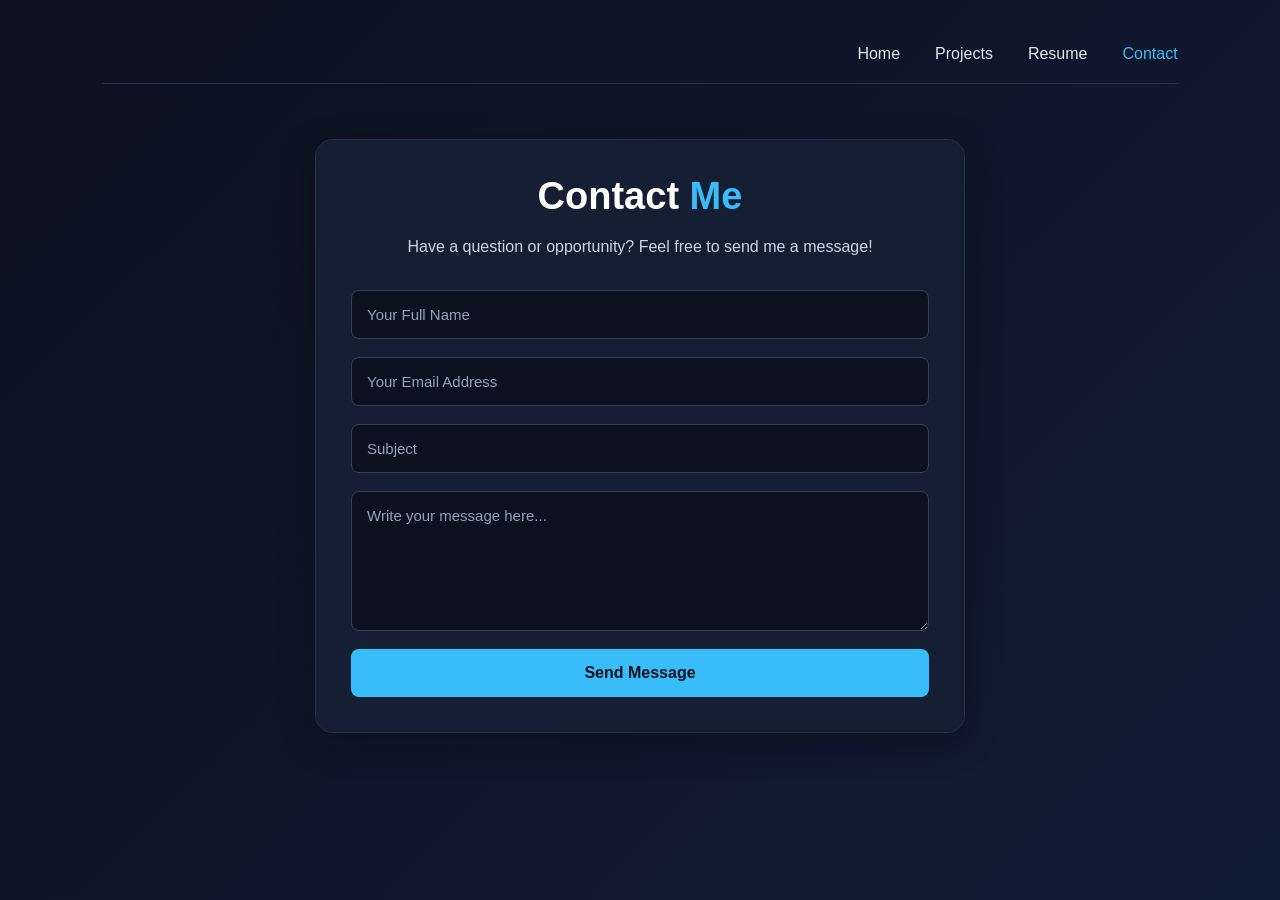
<file: contact.html>
<!DOCTYPE html>
<html lang="en">
<head>
    <meta charset="UTF-8">
    <meta name="viewport" content="width=device-width, initial-scale=1.0">
    <title>Contact Me</title>
    <link rel="stylesheet" href="contact.css">
</head>
<body>

    <div class="container">
        <nav class="navbar">
            <a href="home.html">Home</a>
            <a href="projects.html">Projects</a>
            <a href="resume.html">Resume</a>
            <a href="contact.html" class="active">Contact</a>
        </nav>

        <section class="contact-section">
            <h1>Contact <span>Me</span></h1>
            <p>Have a question or opportunity? Feel free to send me a message!</p>

            <form action="https://formsubmit.co/chandrikasherikar@gmail.com"
                  method="POST">

                <input type="text"
                       name="name"
                       placeholder="Your Full Name"
                       required>

                <input type="email"
                       name="email"
                       placeholder="Your Email Address"
                       required>

                <input type="text"
                       name="subject"
                       placeholder="Subject"
                       required>

                <textarea name="message"
                          placeholder="Write your message here..."
                          rows="6"
                          required></textarea>

                <input type="hidden" name="_subject"
                       value="New Portfolio Contact Message">

                <input type="hidden" name="_captcha" value="true">

                <button type="submit">Send Message</button>

            </form>
        </section>
    </div>

</body>
</html>
</file>
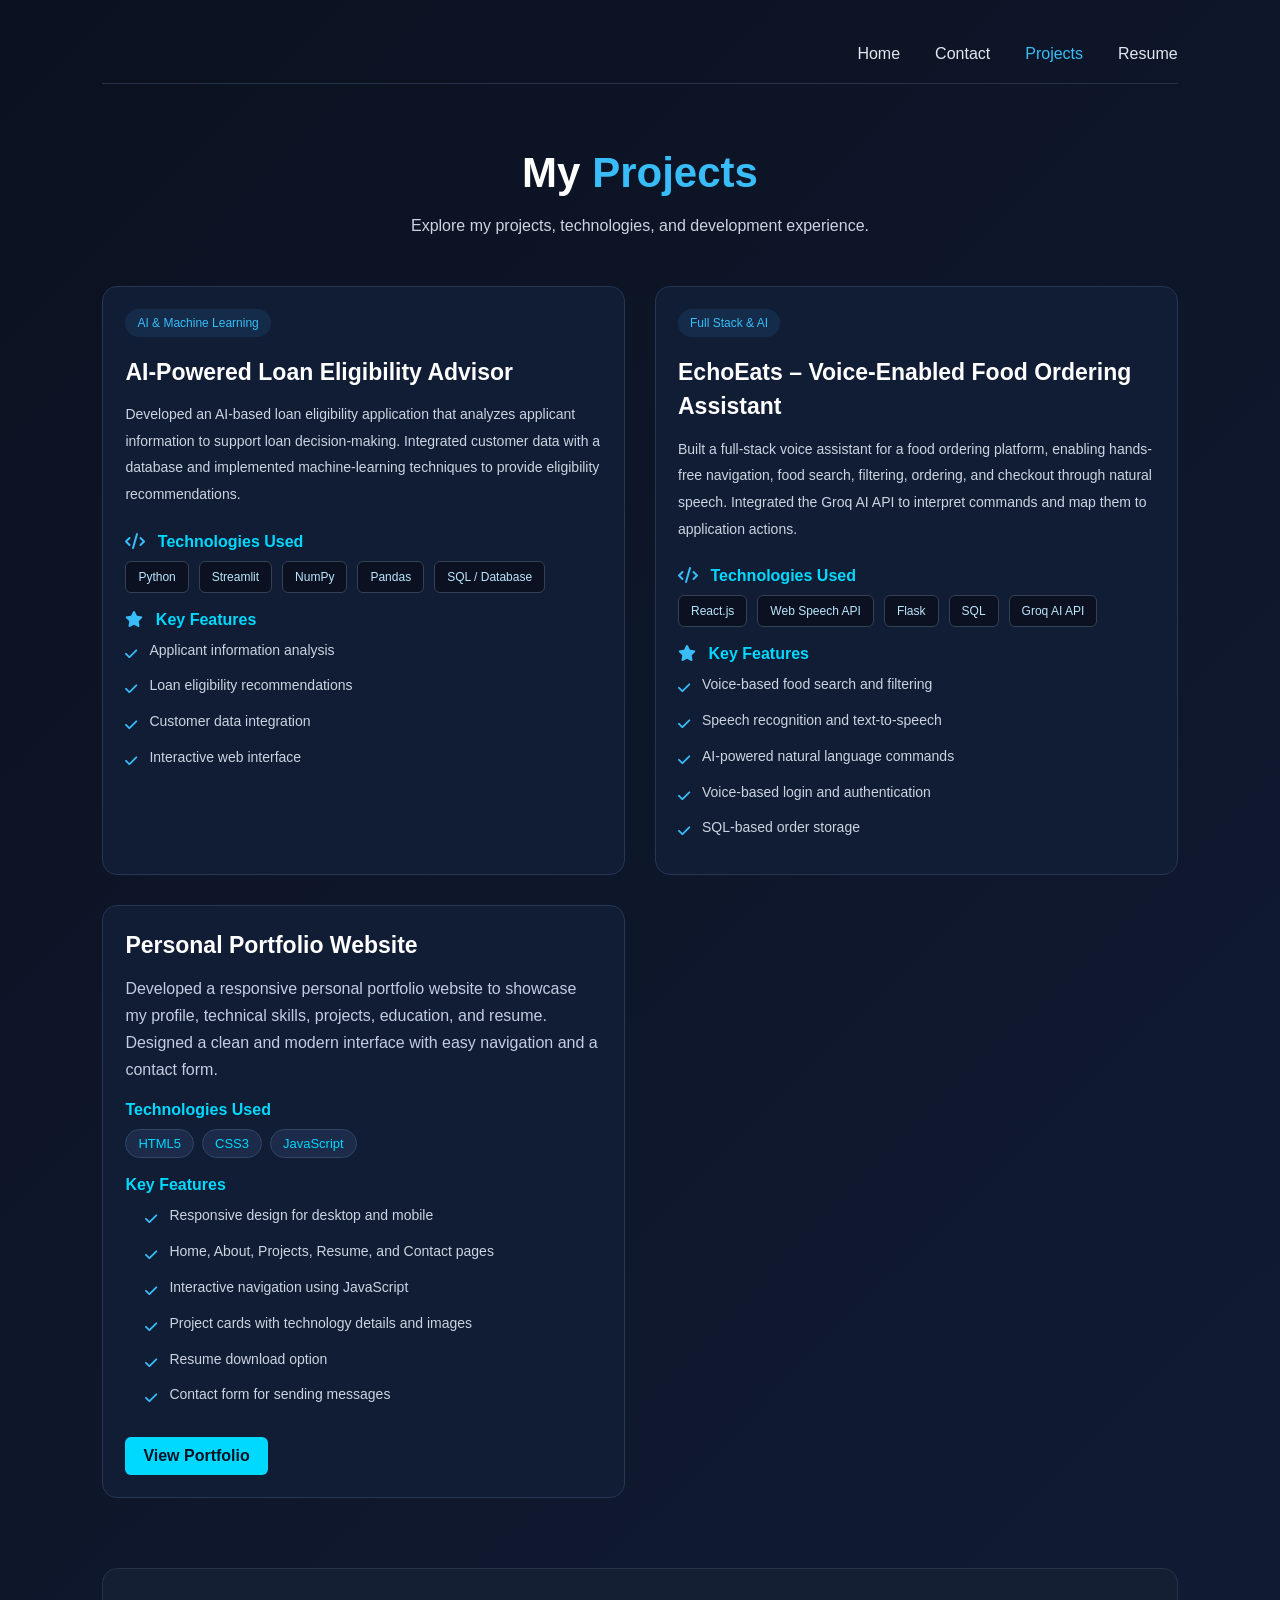
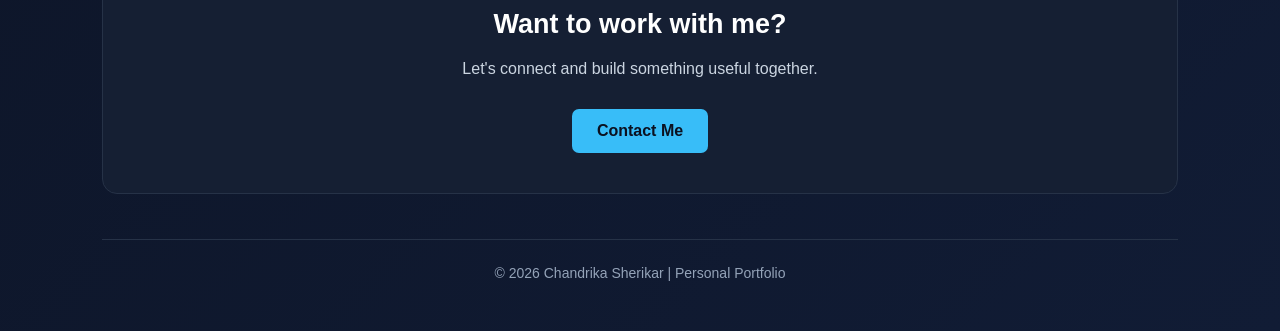
<file: projects.html>
<!DOCTYPE html>
<html lang="en">
<head>
    <meta charset="UTF-8">
    <meta name="viewport" content="width=device-width, initial-scale=1.0">
    <title>My Projects | Chandrika Sherikar</title>

    <link rel="stylesheet" href="project.css">
    <link rel="stylesheet"
          href="https://cdnjs.cloudflare.com/ajax/libs/font-awesome/6.7.2/css/all.min.css">
</head>

<body>
<div class="container">

    <nav class="navbar">
        <a href="home.html">Home</a>
        <a href="contact.html">Contact</a>
        <a href="projects.html" class="active">Projects</a>
        <a href="resume.html">Resume</a>
    </nav>

    <header class="page-header">
        <h1>My <span>Projects</span></h1>
        <p>Explore my projects, technologies, and development experience.</p>
    </header>

    <main class="projects-grid">

        <!-- Project 1 -->
        <article class="project-card">

           

            <div class="project-content">
                <span class="category">AI & Machine Learning</span>

                <h2>AI-Powered Loan Eligibility Advisor</h2>

                <p class="description">
                    Developed an AI-based loan eligibility application
                    that analyzes applicant information to support loan
                    decision-making. Integrated customer data with a
                    database and implemented machine-learning techniques
                    to provide eligibility recommendations.
                </p>

                <h3><i class="fa-solid fa-code"></i> Technologies Used</h3>

                <div class="tech-list">
                    <span>Python</span>
                    <span>Streamlit</span>
                    <span>NumPy</span>
                    <span>Pandas</span>
                    <span>SQL / Database</span>
                </div>

                <h3><i class="fa-solid fa-star"></i> Key Features</h3>

                <ul>
                    <li>Applicant information analysis</li>
                    <li>Loan eligibility recommendations</li>
                    <li>Customer data integration</li>
                    <li>Interactive web interface</li>
                </ul>
            </div>
        </article>

        <!-- Project 2 -->
        <article class="project-card">


            <div class="project-content">
                <span class="category">Full Stack & AI</span>

                <h2>EchoEats – Voice-Enabled Food Ordering Assistant</h2>

                <p class="description">
                    Built a full-stack voice assistant for a food ordering
                    platform, enabling hands-free navigation, food search,
                    filtering, ordering, and checkout through natural speech.
                    Integrated the Groq AI API to interpret commands and
                    map them to application actions.
                </p>

                <h3><i class="fa-solid fa-code"></i> Technologies Used</h3>

                <div class="tech-list">
                    <span>React.js</span>
                    <span>Web Speech API</span>
                    <span>Flask</span>
                    <span>SQL</span>
                    <span>Groq AI API</span>
                </div>

                <h3><i class="fa-solid fa-star"></i> Key Features</h3>

                <ul>
                    <li>Voice-based food search and filtering</li>
                    <li>Speech recognition and text-to-speech</li>
                    <li>AI-powered natural language commands</li>
                    <li>Voice-based login and authentication</li>
                    <li>SQL-based order storage</li>
                </ul>
            </div>
        </article>
        
<!-- Personal Portfolio Project -->
<div class="project-card">
  

    <div class="project-content">
        <h2>Personal Portfolio Website</h2>

        <p class="project-description">
            Developed a responsive personal portfolio website to
            showcase my profile, technical skills, projects,
            education, and resume. Designed a clean and modern
            interface with easy navigation and a contact form.
        </p>

        <h3>Technologies Used</h3>

        <div class="tech-tags">
            <span>HTML5</span>
            <span>CSS3</span>
            <span>JavaScript</span>
        </div>

        <h3>Key Features</h3>

        <ul class="project-features">
            <li>Responsive design for desktop and mobile</li>
            <li>Home, About, Projects, Resume, and Contact pages</li>
            <li>Interactive navigation using JavaScript</li>
            <li>Project cards with technology details and images</li>
            <li>Resume download option</li>
            <li>Contact form for sending messages</li>
        </ul>

        <a href="home.html" class="project-btn">
            View Portfolio
        </a>
    </div>
</div>


    </main>

    <section class="contact-cta">
        <h2>Want to work with me?</h2>
        <p>Let's connect and build something useful together.</p>
        <a href="contact.html" class="contact-btn">Contact Me</a>
    </section>

    <footer>
        <p>© 2026 Chandrika Sherikar | Personal Portfolio</p>
    </footer>

</div>
</body>
</html>
</file>
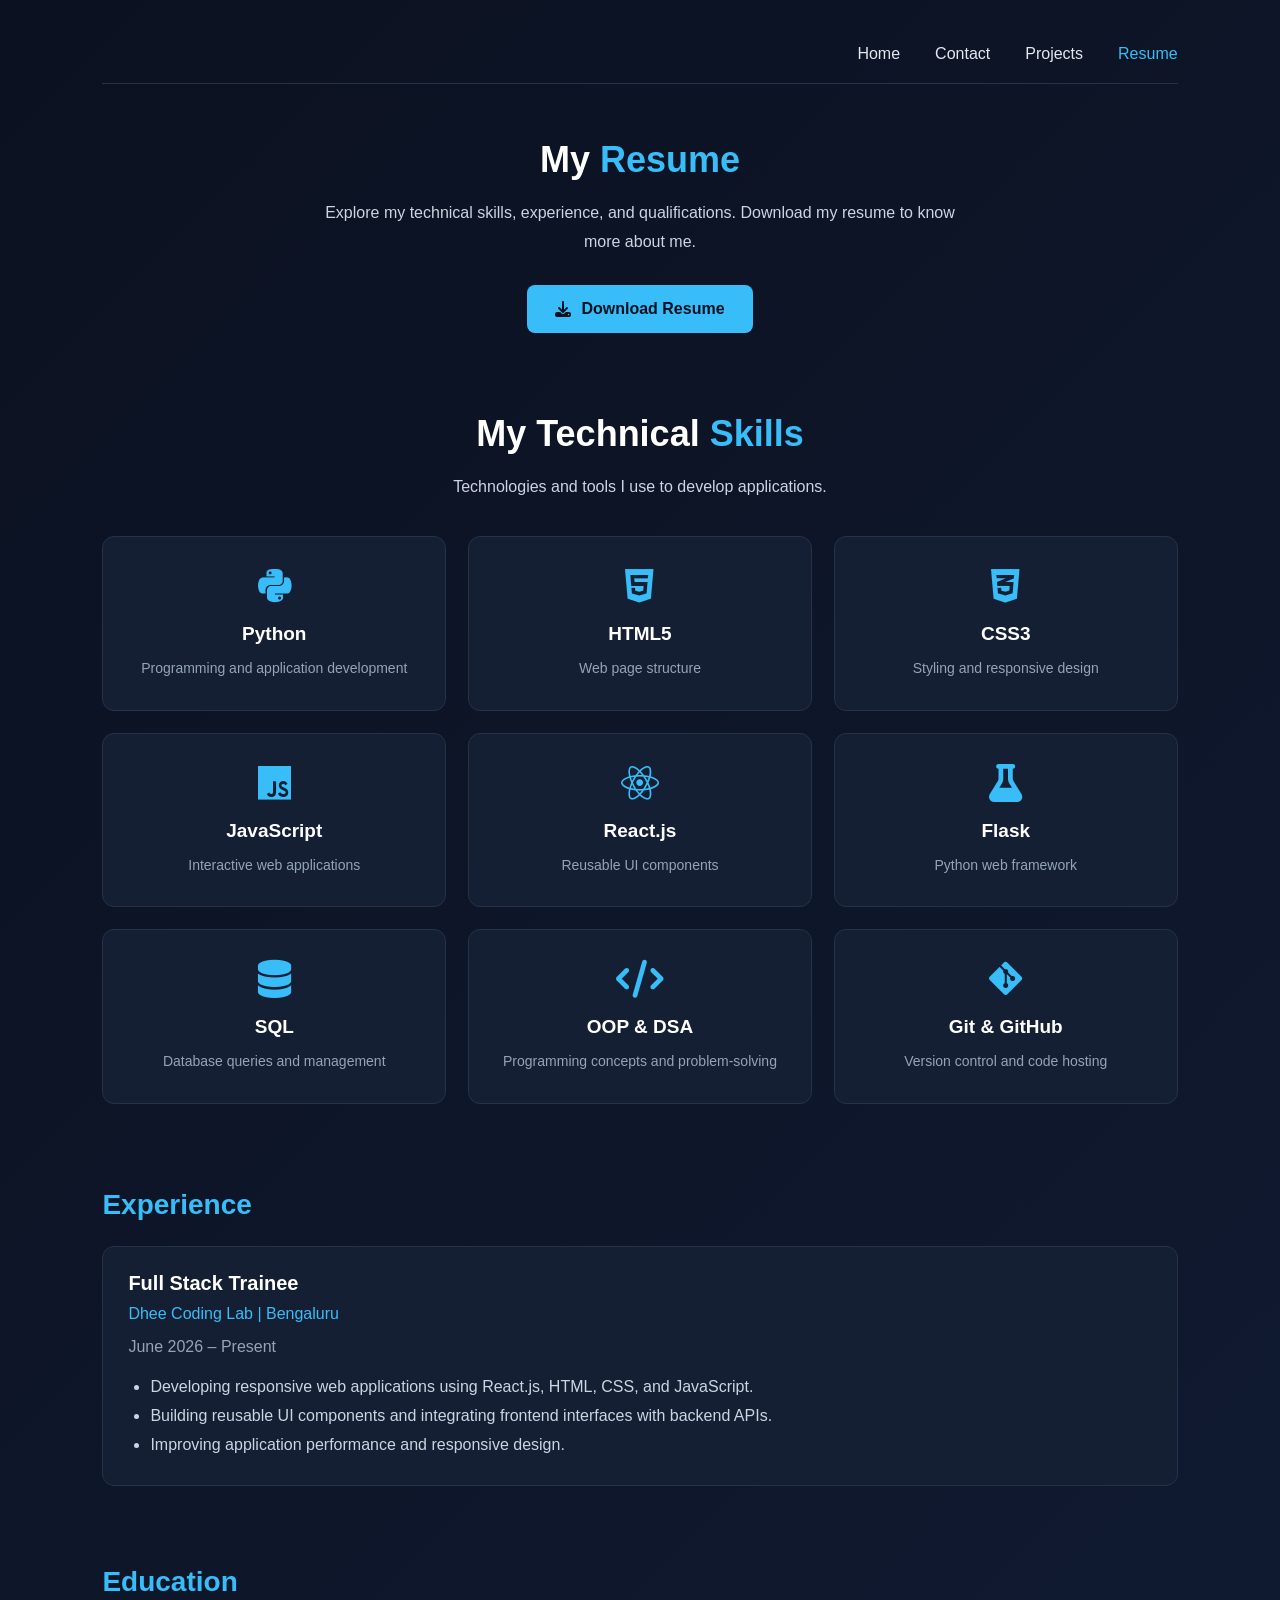
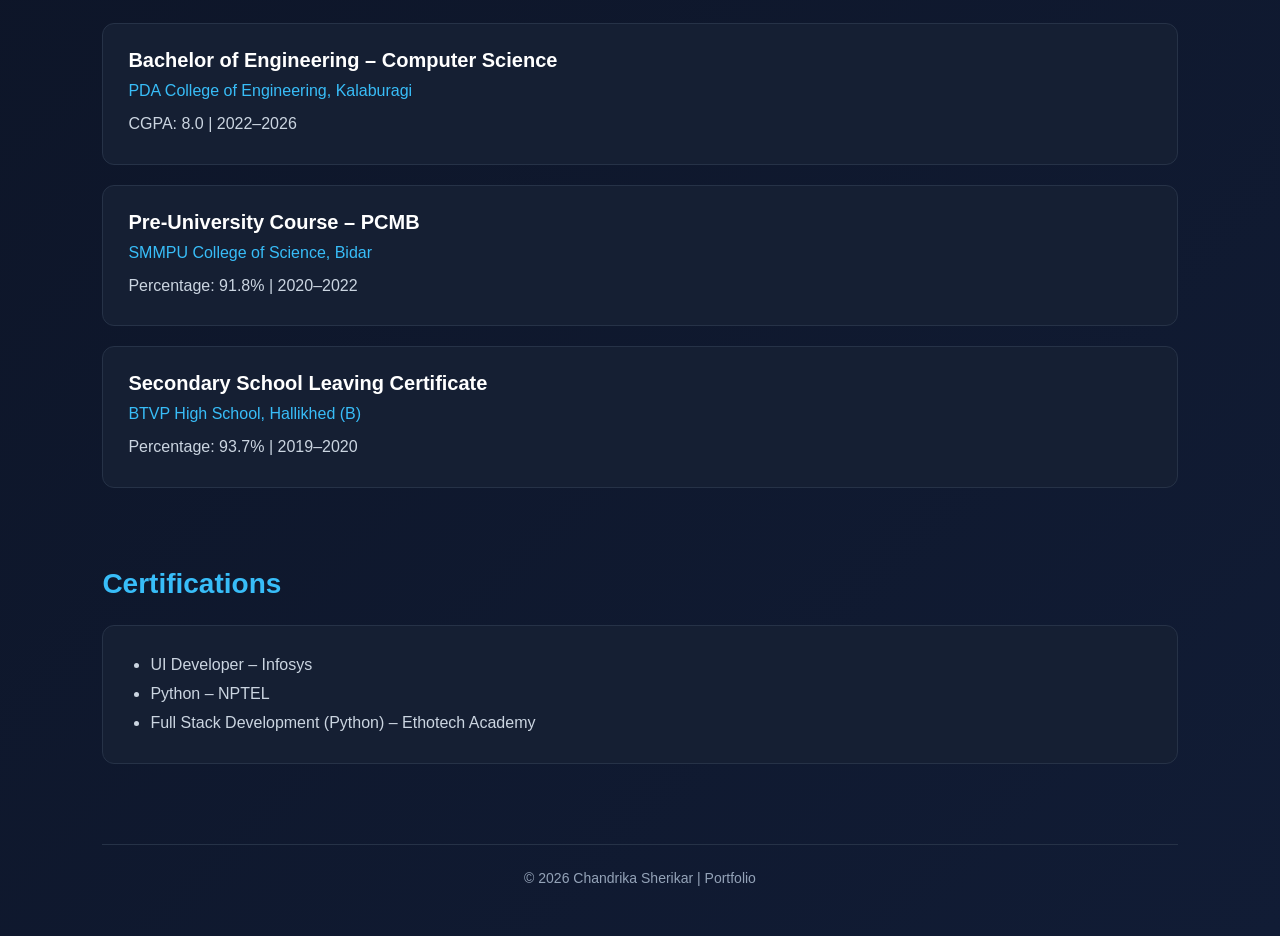
<file: resume.html>
<!DOCTYPE html>
<html lang="en">
<head>
    <meta charset="UTF-8">
    <meta name="viewport" content="width=device-width, initial-scale=1.0">
    <title>My Resume | Chandrika Sherikar</title>
    <link rel="stylesheet" href="resume.css">
    <link rel="stylesheet"
          href="https://cdnjs.cloudflare.com/ajax/libs/font-awesome/6.7.2/css/all.min.css">
</head>
<body>

    <div class="container">

        <!-- Navigation -->
        <nav class="navbar">
            <a href="home.html">Home</a>
            <a href="contact.html">Contact</a>
            <a href="projects.html">Projects</a>
            <a href="resume.html" class="active">Resume</a>
        </nav>

        <!-- Resume Section -->
        <section class="resume-section">
            <h1>My <span>Resume</span></h1>
            <p class="intro">
                Explore my technical skills, experience, and qualifications.
                Download my resume to know more about me.
            </p>

            <a href="resume.pdf"
               download="Chandrika_Sherikar_Resume.pdf"
               class="resume-btn">
                <i class="fa-solid fa-download"></i>
                Download Resume
            </a>
        </section>

        <!-- Skills Section -->
        <section class="skills-section">
            <h2>My Technical <span>Skills</span></h2>
            <p class="section-description">
                Technologies and tools I use to develop applications.
            </p>

            <div class="skills-grid">

                <div class="skill-card">
                    <i class="fa-brands fa-python"></i>
                    <h3>Python</h3>
                    <p>Programming and application development</p>
                </div>

                <div class="skill-card">
                    <i class="fa-brands fa-html5"></i>
                    <h3>HTML5</h3>
                    <p>Web page structure</p>
                </div>

                <div class="skill-card">
                    <i class="fa-brands fa-css3-alt"></i>
                    <h3>CSS3</h3>
                    <p>Styling and responsive design</p>
                </div>

                <div class="skill-card">
                    <i class="fa-brands fa-js"></i>
                    <h3>JavaScript</h3>
                    <p>Interactive web applications</p>
                </div>

                <div class="skill-card">
                    <i class="fa-brands fa-react"></i>
                    <h3>React.js</h3>
                    <p>Reusable UI components</p>
                </div>

                <div class="skill-card">
                    <i class="fa-solid fa-flask"></i>
                    <h3>Flask</h3>
                    <p>Python web framework</p>
                </div>

                <div class="skill-card">
                    <i class="fa-solid fa-database"></i>
                    <h3>SQL</h3>
                    <p>Database queries and management</p>
                </div>

                <div class="skill-card">
                    <i class="fa-solid fa-code"></i>
                    <h3>OOP & DSA</h3>
                    <p>Programming concepts and problem-solving</p>
                </div>

                <div class="skill-card">
                    <i class="fa-brands fa-git-alt"></i>
                    <h3>Git & GitHub</h3>
                    <p>Version control and code hosting</p>
                </div>

            </div>
        </section>

        <section class="details-section">
            <h2>Experience</h2>

            <div class="details-card">
                <h3>Full Stack Trainee</h3>
                <h4>Dhee Coding Lab | Bengaluru</h4>
                <p class="date">June 2026 – Present</p>
                <ul>
                    <li>Developing responsive web applications using React.js, HTML, CSS, and JavaScript.</li>
                    <li>Building reusable UI components and integrating frontend interfaces with backend APIs.</li>
                    <li>Improving application performance and responsive design.</li>
                </ul>
            </div>
        </section>

        <!-- Education Section -->
        <section class="details-section">
            <h2>Education</h2>

            <div class="details-card">
                <h3>Bachelor of Engineering – Computer Science</h3>
                <h4>PDA College of Engineering, Kalaburagi</h4>
                <p>CGPA: 8.0 | 2022–2026</p>
            </div>

            <div class="details-card">
                <h3>Pre-University Course – PCMB</h3>
                <h4>SMMPU College of Science, Bidar</h4>
                <p>Percentage: 91.8% | 2020–2022</p>
            </div>

            <div class="details-card">
                <h3>Secondary School Leaving Certificate</h3>
                <h4>BTVP High School, Hallikhed (B)</h4>
                <p>Percentage: 93.7% | 2019–2020</p>
            </div>
        </section>

        <!-- Certifications -->
        <section class="details-section">
            <h2>Certifications</h2>

            <div class="details-card">
                <ul>
                    <li>UI Developer – Infosys</li>
                    <li>Python – NPTEL</li>
                    <li>Full Stack Development (Python) – Ethotech Academy</li>
                </ul>
            </div>
        </section>

        <footer>
            <p>© 2026 Chandrika Sherikar | Portfolio</p>
        </footer>

    </div>

</body>
</html>
</file>
<file: contact.css>
* {
    margin: 0;
    padding: 0;
    box-sizing: border-box;
}

body {
    font-family: 'Segoe UI', Arial, sans-serif;
    background: #0b1120;
    color: white;
    min-height: 100vh;
}

.container {
    width: 100%;
    min-height: 100vh;
    padding: 25px 8%;
    background: linear-gradient(135deg, #0b1120, #111c35);
}

/* Navigation */
.navbar {
    display: flex;
    justify-content: flex-end;
    gap: 35px;
    padding: 20px 0;
    border-bottom: 1px solid #263247;
}

.navbar a {
    text-decoration: none;
    color: #e2e8f0;
    font-size: 16px;
    transition: 0.3s;
}

.navbar a:hover,
.navbar a.active {
    color: #38bdf8;
}

/* Contact section */
.contact-section {
    max-width: 650px;
    margin: 55px auto;
    padding: 35px;
    background: #151f33;
    border: 1px solid #263247;
    border-radius: 18px;
    box-shadow: 0 10px 35px rgba(0, 0, 0, 0.3);
}

.contact-section h1 {
    font-size: 38px;
    text-align: center;
    margin-bottom: 15px;
}

.contact-section h1 span {
    color: #38bdf8;
}

.contact-section p {
    text-align: center;
    color: #cbd5e1;
    line-height: 1.7;
    margin-bottom: 30px;
}

/* Form fields */
form {
    display: flex;
    flex-direction: column;
    gap: 18px;
}

form input,
form textarea {
    width: 100%;
    padding: 15px;
    background: #0b1120;
    border: 1px solid #334155;
    border-radius: 8px;
    color: white;
    font-size: 15px;
    font-family: inherit;
    outline: none;
    transition: 0.3s;
}

form input:focus,
form textarea:focus {
    border-color: #38bdf8;
    box-shadow: 0 0 8px rgba(56, 189, 248, 0.2);
}

form input::placeholder,
form textarea::placeholder {
    color: #94a3b8;
}

form textarea {
    resize: vertical;
    min-height: 140px;
}

/* Submit button */
form button {
    padding: 15px;
    border: none;
    border-radius: 8px;
    background: #38bdf8;
    color: #0b1120;
    font-size: 16px;
    font-weight: bold;
    cursor: pointer;
    transition: 0.3s;
}

form button:hover {
    background: #0ea5e9;
    transform: translateY(-2px);
    box-shadow: 0 5px 15px rgba(56, 189, 248, 0.2);
}

/* Mobile responsive */
@media (max-width: 600px) {
    .container {
        padding: 15px 5%;
    }

    .navbar {
        justify-content: center;
        gap: 18px;
        flex-wrap: wrap;
    }

    .navbar a {
        font-size: 14px;
    }

    .contact-section {
        margin: 35px auto;
        padding: 22px;
    }

    .contact-section h1 {
        font-size: 30px;
    }
}
</file>
<file: project.css>
* {
    margin: 0;
    padding: 0;
    box-sizing: border-box;
}

body {
    font-family: 'Segoe UI', Arial, sans-serif;
    background: #0b1120;
    color: #ffffff;
    min-height: 100vh;
}

.container {
    min-height: 100vh;
    padding: 25px 8%;
    background: linear-gradient(135deg, #0b1120, #111c35);
}

/* Navigation */
.navbar {
    display: flex;
    justify-content: flex-end;
    align-items: center;
    gap: 35px;
    padding: 20px 0;
    border-bottom: 1px solid #263247;
}

.navbar a {
    color: #e2e8f0;
    text-decoration: none;
    font-size: 16px;
    transition: 0.3s;
}

.navbar a:hover,
.navbar a.active {
    color: #38bdf8;
}

/* Page heading */
.page-header {
    text-align: center;
    margin: 65px auto 45px;
}

.page-header h1 {
    font-size: 42px;
    margin-bottom: 15px;
}

.page-header h1 span {
    color: #38bdf8;
}

.page-header p {
    color: #cbd5e1;
    line-height: 1.8;
}

/* Project cards */
.projects-grid {
    display: grid;
    grid-template-columns: repeat(2, minmax(0, 1fr));
    gap: 30px;
    align-items: stretch;
}

.project-card {
    background: #151f33;
    border: 1px solid #263247;
    border-radius: 15px;
    overflow: hidden;
    transition: 0.3s;
}

.project-card:hover {
    transform: translateY(-6px);
    border-color: #38bdf8;
    box-shadow: 0 12px 30px rgba(0, 0, 0, 0.3);
}

/* Images */
.project-image {
    height: 240px;
    overflow: hidden;
    background: #1e293b;
}

.project-image img {
    display: block;
    width: 100%;
    height: 100%;
    object-fit: cover;
    transition: transform 0.4s;
}

.project-card:hover .project-image img {
    transform: scale(1.05);
}

/* Project details */
.project-content {
    padding: 27px;
}

.category {
    display: inline-block;
    color: #38bdf8;
    background: rgba(56, 189, 248, 0.1);
    padding: 7px 12px;
    border-radius: 20px;
    font-size: 12px;
    margin-bottom: 18px;
}

.project-content h2 {
    font-size: 23px;
    line-height: 1.5;
    margin-bottom: 15px;
}

.description {
    color: #cbd5e1;
    font-size: 14px;
    line-height: 1.9;
    margin-bottom: 25px;
}

.project-content h3 {
    font-size: 16px;
    margin: 25px 0 15px;
}

.project-content h3 i {
    color: #38bdf8;
    margin-right: 8px;
}

/* Technology tags */
.tech-list {
    display: flex;
    flex-wrap: wrap;
    gap: 10px;
}

.tech-list span {
    background: #0b1120;
    border: 1px solid #334155;
    color: #bae6fd;
    padding: 8px 12px;
    border-radius: 6px;
    font-size: 12px;
    transition: 0.3s;
}

.tech-list span:hover {
    border-color: #38bdf8;
    color: #38bdf8;
}

/* Features */
.project-content ul {
    list-style: none;
}

.project-content li {
    position: relative;
    padding-left: 24px;
    margin-bottom: 12px;
    color: #cbd5e1;
    font-size: 14px;
    line-height: 1.7;
}

.project-content li::before {
    content: "\f00c";
    font-family: "Font Awesome 6 Free";
    font-weight: 900;
    color: #38bdf8;
    position: absolute;
    left: 0;
    top: 3px;
}

/* Contact call to action */
.contact-cta {
    text-align: center;
    margin: 70px 0 45px;
    padding: 40px 20px;
    background: #151f33;
    border: 1px solid #263247;
    border-radius: 15px;
}

.contact-cta h2 {
    font-size: 27px;
    margin-bottom: 15px;
}

.contact-cta p {
    color: #cbd5e1;
    margin-bottom: 25px;
    line-height: 1.8;
}

.contact-btn {
    display: inline-block;
    background: #38bdf8;
    color: #0b1120;
    padding: 13px 25px;
    border-radius: 7px;
    text-decoration: none;
    font-weight: bold;
    transition: 0.3s;
}

.contact-btn:hover {
    background: #0ea5e9;
    transform: translateY(-3px);
}

/* Footer */
footer {
    text-align: center;
    padding: 25px 0;
    border-top: 1px solid #263247;
    color: #94a3b8;
    font-size: 14px;
}

/* Tablet */
@media (max-width: 950px) {
    .container {
        padding: 20px 5%;
    }

    .projects-grid {
        grid-template-columns: 1fr;
        max-width: 700px;
        margin: auto;
    }

    .project-image {
        height: 280px;
    }
}

/* Mobile */
@media (max-width: 550px) {
    .navbar {
        justify-content: center;
        gap: 18px;
        flex-wrap: wrap;
    }

    .navbar a {
        font-size: 14px;
    }

    .page-header {
        margin-top: 45px;
    }

    .page-header h1 {
        font-size: 34px;
    }

    .project-image {
        height: 200px;
    }

    .project-content {
        padding: 20px;
    }

    .project-content h2 {
        font-size: 21px;
    }

    .contact-cta h2 {
        font-size: 23px;
    }
}

/* Personal Portfolio Project Card */

.project-card {
    background: #111c35;
    border: 1px solid #263653;
    border-radius: 15px;
    overflow: hidden;
    transition: transform 0.3s ease, box-shadow 0.3s ease;
}

.project-card:hover {
    transform: translateY(-6px);
    box-shadow: 0 8px 25px rgba(0, 220, 255, 0.15);
}

.project-image {
    width: 100%;
    height: 220px;
    object-fit: cover;
    display: block;
}

.project-content {
    padding: 22px;
}

.project-content h2 {
    color: #ffffff;
    margin-bottom: 12px;
}

.project-content h3 {
    color: #00d9ff;
    margin: 18px 0 10px;
    font-size: 16px;
}

.project-description,
.project-features {
    color: #c4cde0;
    line-height: 1.7;
}

.tech-tags {
    display: flex;
    flex-wrap: wrap;
    gap: 8px;
}

.tech-tags span {
    background: #1b2b49;
    color: #00d9ff;
    border: 1px solid #304766;
    padding: 6px 12px;
    border-radius: 20px;
    font-size: 13px;
}

.project-features {
    padding-left: 20px;
}

.project-btn {
    display: inline-block;
    margin-top: 18px;
    padding: 10px 18px;
    background: #00d9ff;
    color: #071225;
    text-decoration: none;
    font-weight: bold;
    border-radius: 6px;
    transition: background 0.3s ease;
}

.project-btn:hover {
    background: #ffffff;
}

@media (max-width: 600px) {
    .project-image {
        height: 180px;
    }

    .project-content {
        padding: 16px;
    }
}
</file>
<file: resume.css>
* {
    margin: 0;
    padding: 0;
    box-sizing: border-box;
}

html {
    scroll-behavior: smooth;
}

body {
    font-family: 'Segoe UI', Arial, sans-serif;
    background: #0b1120;
    color: #ffffff;
    min-height: 100vh;
}

.container {
    width: 100%;
    min-height: 100vh;
    padding: 25px 8%;
    background: linear-gradient(135deg, #0b1120, #111c35);
}

/* Navigation */
.navbar {
    display: flex;
    justify-content: flex-end;
    gap: 35px;
    padding: 20px 0;
    border-bottom: 1px solid #263247;
}

.navbar a {
    text-decoration: none;
    color: #e2e8f0;
    font-size: 16px;
    transition: 0.3s;
}

.navbar a:hover,
.navbar a.active {
    color: #38bdf8;
}

/* Resume introduction */
.resume-section {
    text-align: center;
    padding: 55px 0 45px;
}

.resume-section h1,
.skills-section h2 {
    font-size: 36px;
    margin-bottom: 18px;
}

.resume-section h1 span,
.skills-section h2 span {
    color: #38bdf8;
}

.intro,
.section-description {
    max-width: 650px;
    margin: 0 auto 28px;
    color: #cbd5e1;
    line-height: 1.8;
}

/* Download button */
.resume-btn {
    display: inline-flex;
    align-items: center;
    justify-content: center;
    gap: 10px;
    padding: 15px 28px;
    background: #38bdf8;
    color: #0b1120;
    text-decoration: none;
    font-weight: 700;
    border-radius: 8px;
    transition: 0.3s;
}

.resume-btn:hover {
    background: #0ea5e9;
    transform: translateY(-3px);
    box-shadow: 0 6px 20px rgba(56, 189, 248, 0.25);
}

/* Skills */
.skills-section {
    padding: 35px 0 55px;
    text-align: center;
}

.section-description {
    margin-bottom: 35px;
}

.skills-grid {
    display: grid;
    grid-template-columns: repeat(3, minmax(0, 1fr));
    gap: 22px;
}

.skill-card {
    background: #151f33;
    padding: 30px 18px;
    border: 1px solid #263247;
    border-radius: 12px;
    transition: 0.3s;
}

.skill-card:hover {
    border-color: #38bdf8;
    transform: translateY(-6px);
    box-shadow: 0 8px 25px rgba(56, 189, 248, 0.1);
}

.skill-card i {
    color: #38bdf8;
    font-size: 38px;
    margin-bottom: 18px;
}

.skill-card h3 {
    font-size: 19px;
    margin-bottom: 12px;
}

.skill-card p {
    color: #94a3b8;
    font-size: 14px;
    line-height: 1.6;
}

/* Experience, education and certifications */
.details-section {
    padding: 30px 0;
}

.details-section h2 {
    color: #38bdf8;
    font-size: 28px;
    margin-bottom: 25px;
}

.details-card {
    background: #151f33;
    border: 1px solid #263247;
    border-radius: 12px;
    padding: 25px;
    margin-bottom: 20px;
    transition: 0.3s;
}

.details-card:hover {
    border-color: #38bdf8;
}

.details-card h3 {
    font-size: 20px;
    margin-bottom: 10px;
}

.details-card h4 {
    color: #38bdf8;
    font-weight: 500;
    margin-bottom: 10px;
}

.details-card p,
.details-card li {
    color: #cbd5e1;
    line-height: 1.8;
}

.details-card .date {
    color: #94a3b8;
    margin-bottom: 12px;
}

.details-card ul {
    padding-left: 22px;
}

/* Footer */
footer {
    text-align: center;
    border-top: 1px solid #263247;
    padding: 25px 0;
    margin-top: 30px;
    color: #94a3b8;
    font-size: 14px;
}

/* Responsive design */
@media (max-width: 850px) {
    .container {
        padding: 20px 5%;
    }

    .skills-grid {
        grid-template-columns: repeat(2, minmax(0, 1fr));
    }

    .navbar {
        gap: 22px;
    }
}

@media (max-width: 500px) {
    .navbar {
        justify-content: center;
        gap: 16px;
        flex-wrap: wrap;
    }

    .navbar a {
        font-size: 14px;
    }

    .resume-section h1,
    .skills-section h2 {
        font-size: 29px;
    }

    .skills-grid {
        grid-template-columns: 1fr;
    }

    .details-card {
        padding: 20px;
    }
}
</file>
